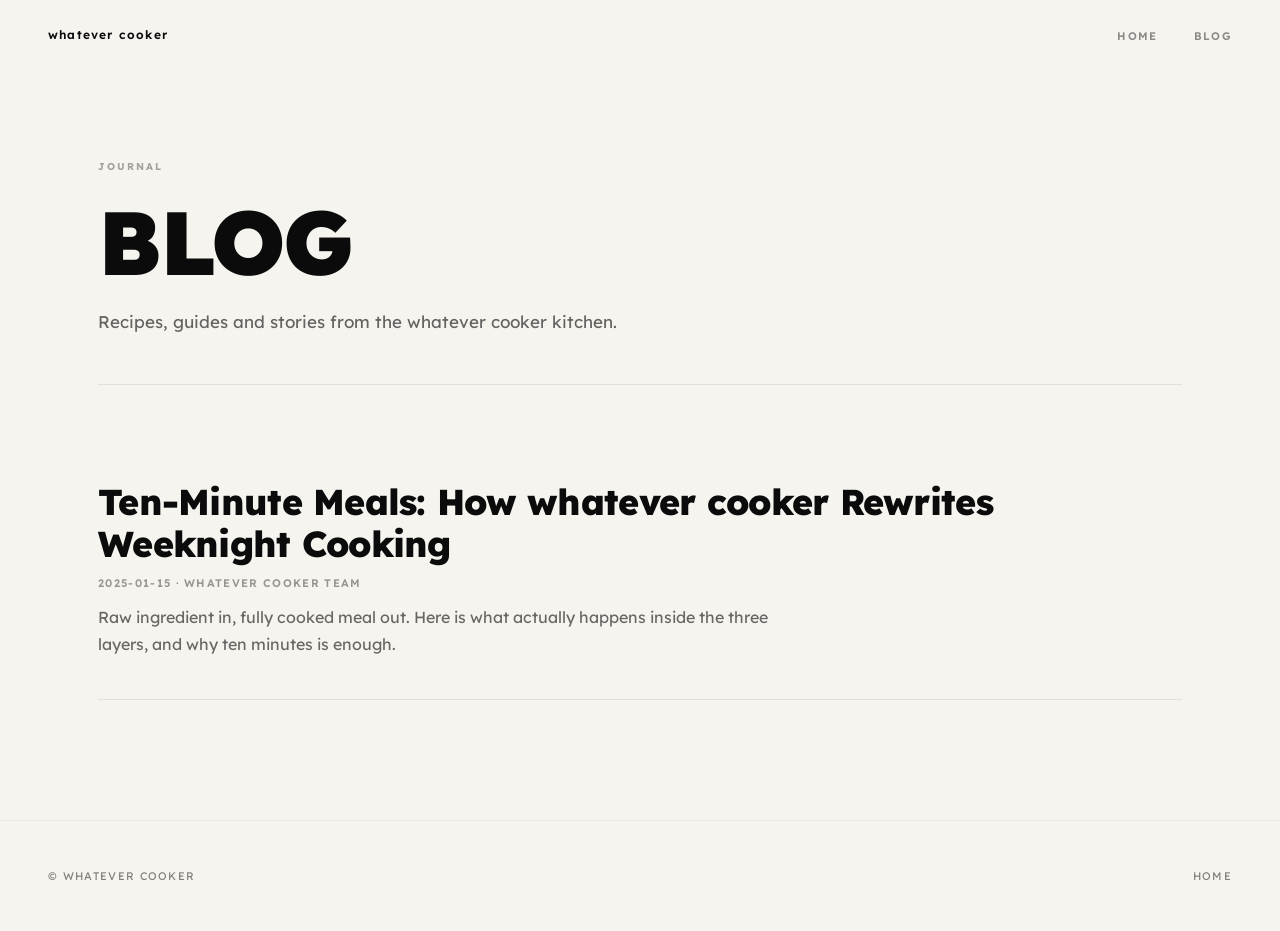
<file: blog/index.html>
<!DOCTYPE html>
<html lang="en">
<head>
<meta charset="UTF-8" />
<meta name="viewport" content="width=device-width, initial-scale=1.0" />
<title>Blog - whatever cooker</title>
<meta name="description" content="Recipes, guides and stories from whatever cooker." />
<link rel="canonical" href="https://whatevercooker.com/blog" />
<link rel="preconnect" href="https://fonts.googleapis.com" />
<link rel="preconnect" href="https://fonts.gstatic.com" crossorigin />
<link href="https://fonts.googleapis.com/css2?family=Lexend+Deca:wght@100..900&display=swap" rel="stylesheet" />
<link rel="stylesheet" href="/blog/blog.css" />
</head>
<body>
<nav>
  <a class="nav-logo" href="/">whatever cooker</a>
  <ul class="nav-links">
    <li><a href="/">Home</a></li>
    <li><a href="/blog">Blog</a></li>
  </ul>
</nav>
<main class="blog-main">
  <header class="blog-head">
    <p class="label">Journal</p>
    <h1 class="blog-title">Blog</h1>
    <p class="blog-sub">Recipes, guides and stories from the whatever cooker kitchen.</p>
  </header>
  <ul class="post-list" id="post-list"></ul>
</main>
<footer class="site-footer">
  <span>&copy; whatever cooker</span>
  <a href="/">Home</a>
</footer>
<script src="/blog/posts.js"></script>
<script>
(function(){
  var list = document.getElementById('post-list');
  (window.BLOG_POSTS || []).forEach(function(p){
    var li = document.createElement('li');
    li.className = 'post-item';
    var a = document.createElement('a');
    a.className = 'post-link';
    a.href = '/blog/' + p.slug;
    var t = document.createElement('h2');
    t.className = 'post-title';
    t.textContent = p.title;
    var d = document.createElement('p');
    d.className = 'post-meta';
    d.textContent = p.date + ' \u00b7 ' + p.author;
    var e = document.createElement('p');
    e.className = 'post-excerpt';
    e.textContent = p.excerpt || '';
    a.appendChild(t); a.appendChild(d); a.appendChild(e);
    li.appendChild(a);
    list.appendChild(li);
  });
})();
</script>
</body>
</html>
</file>
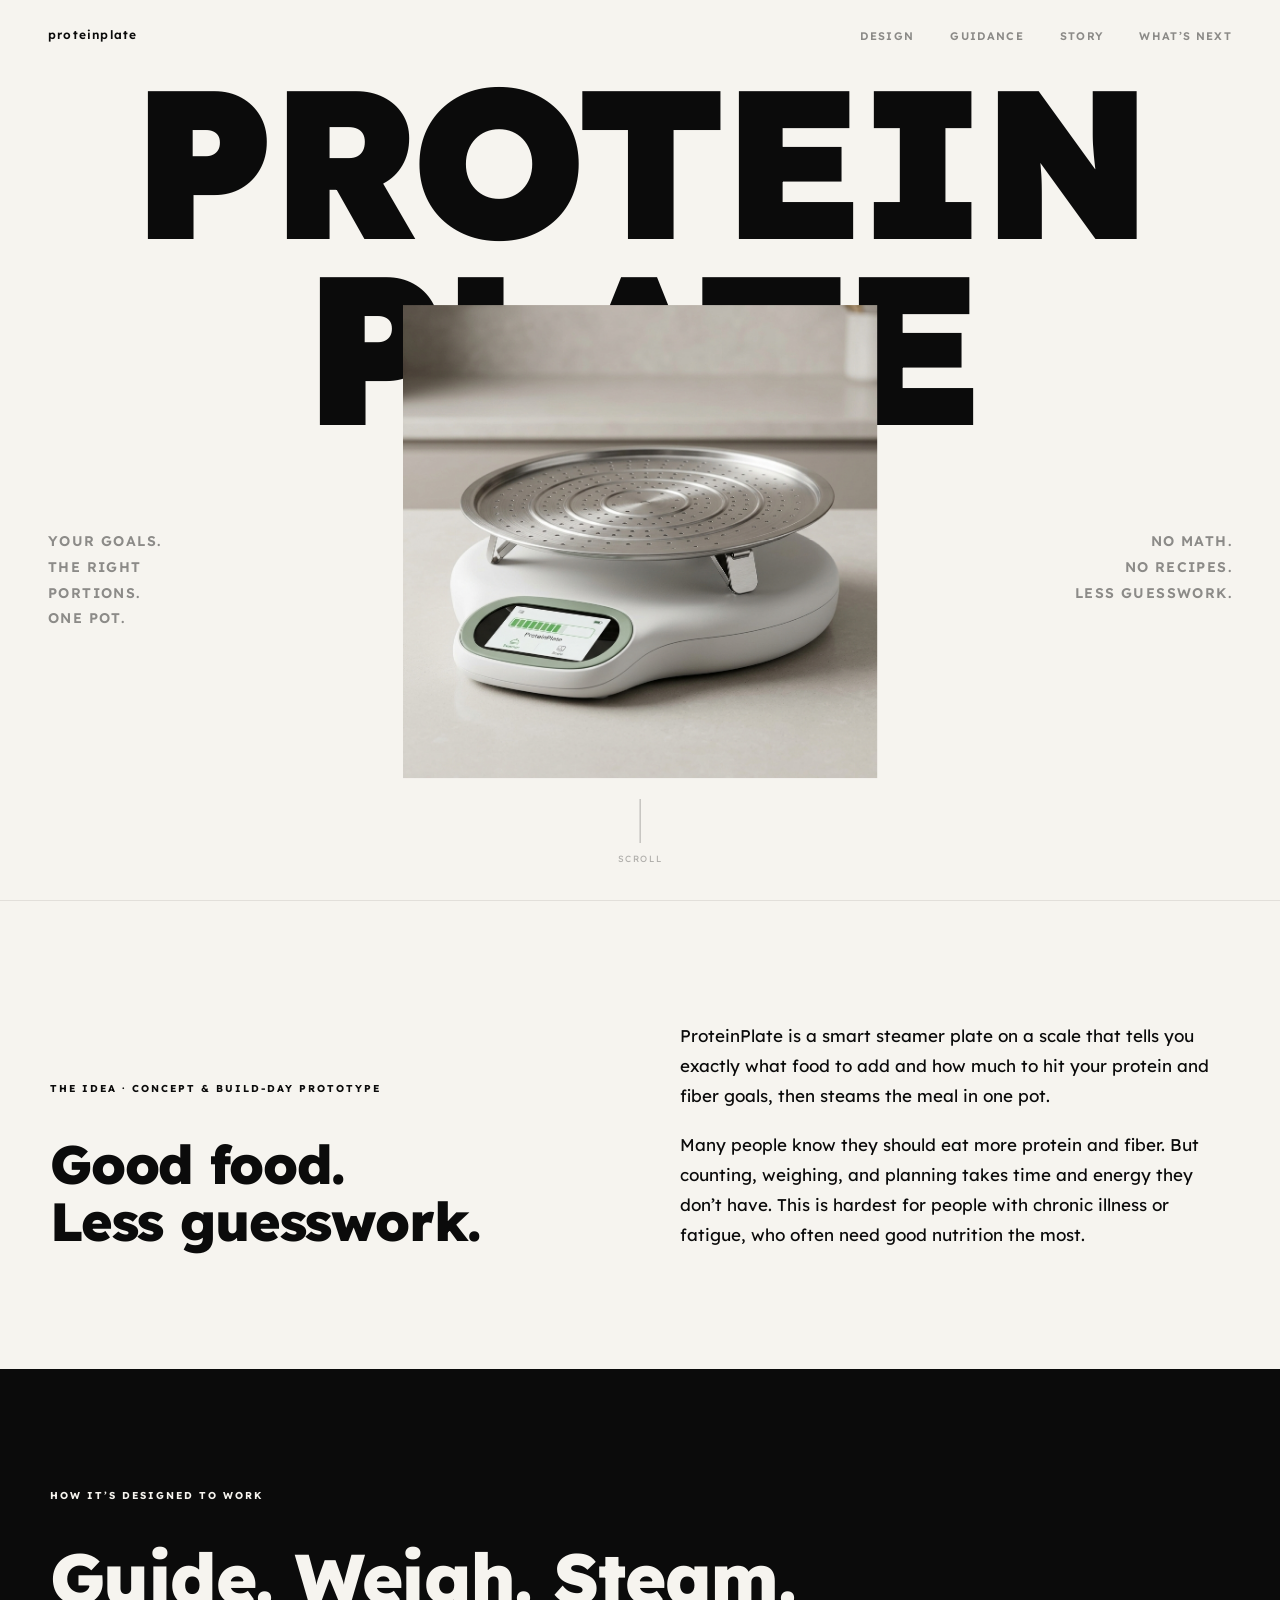
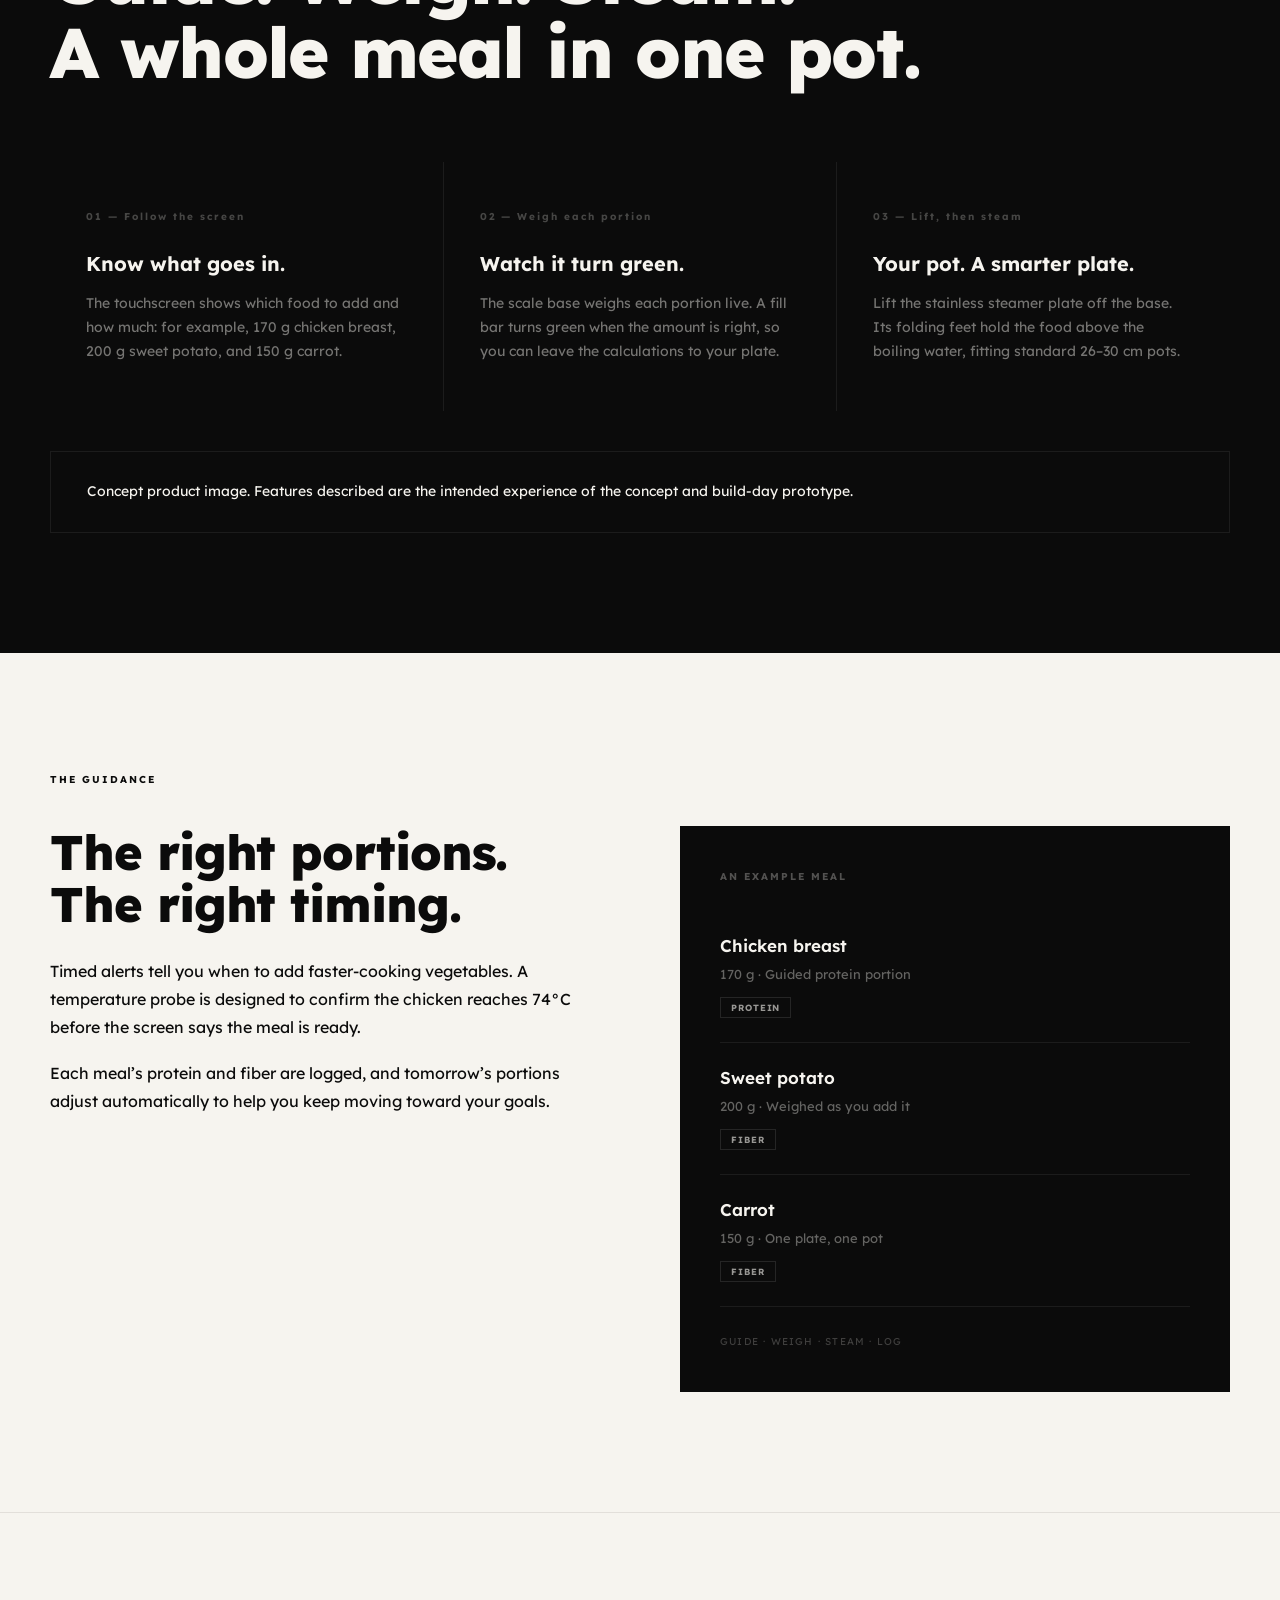
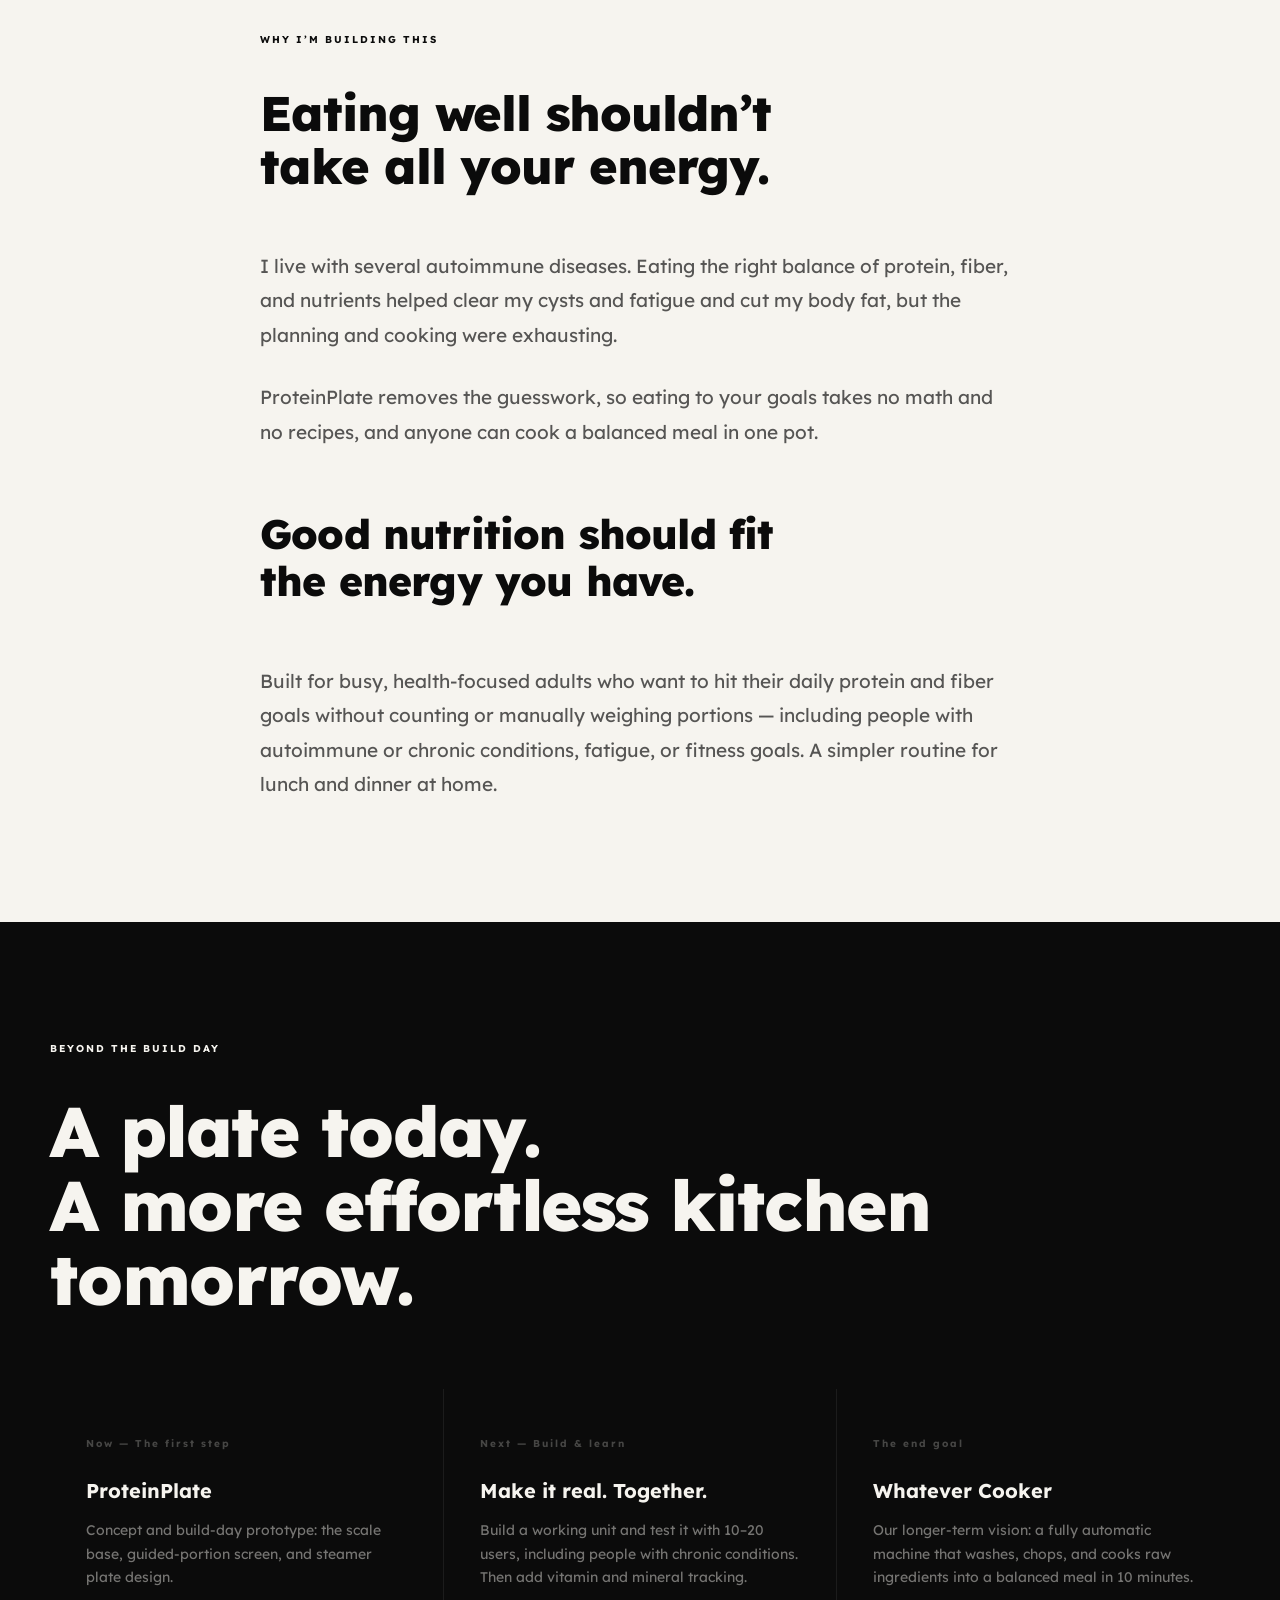
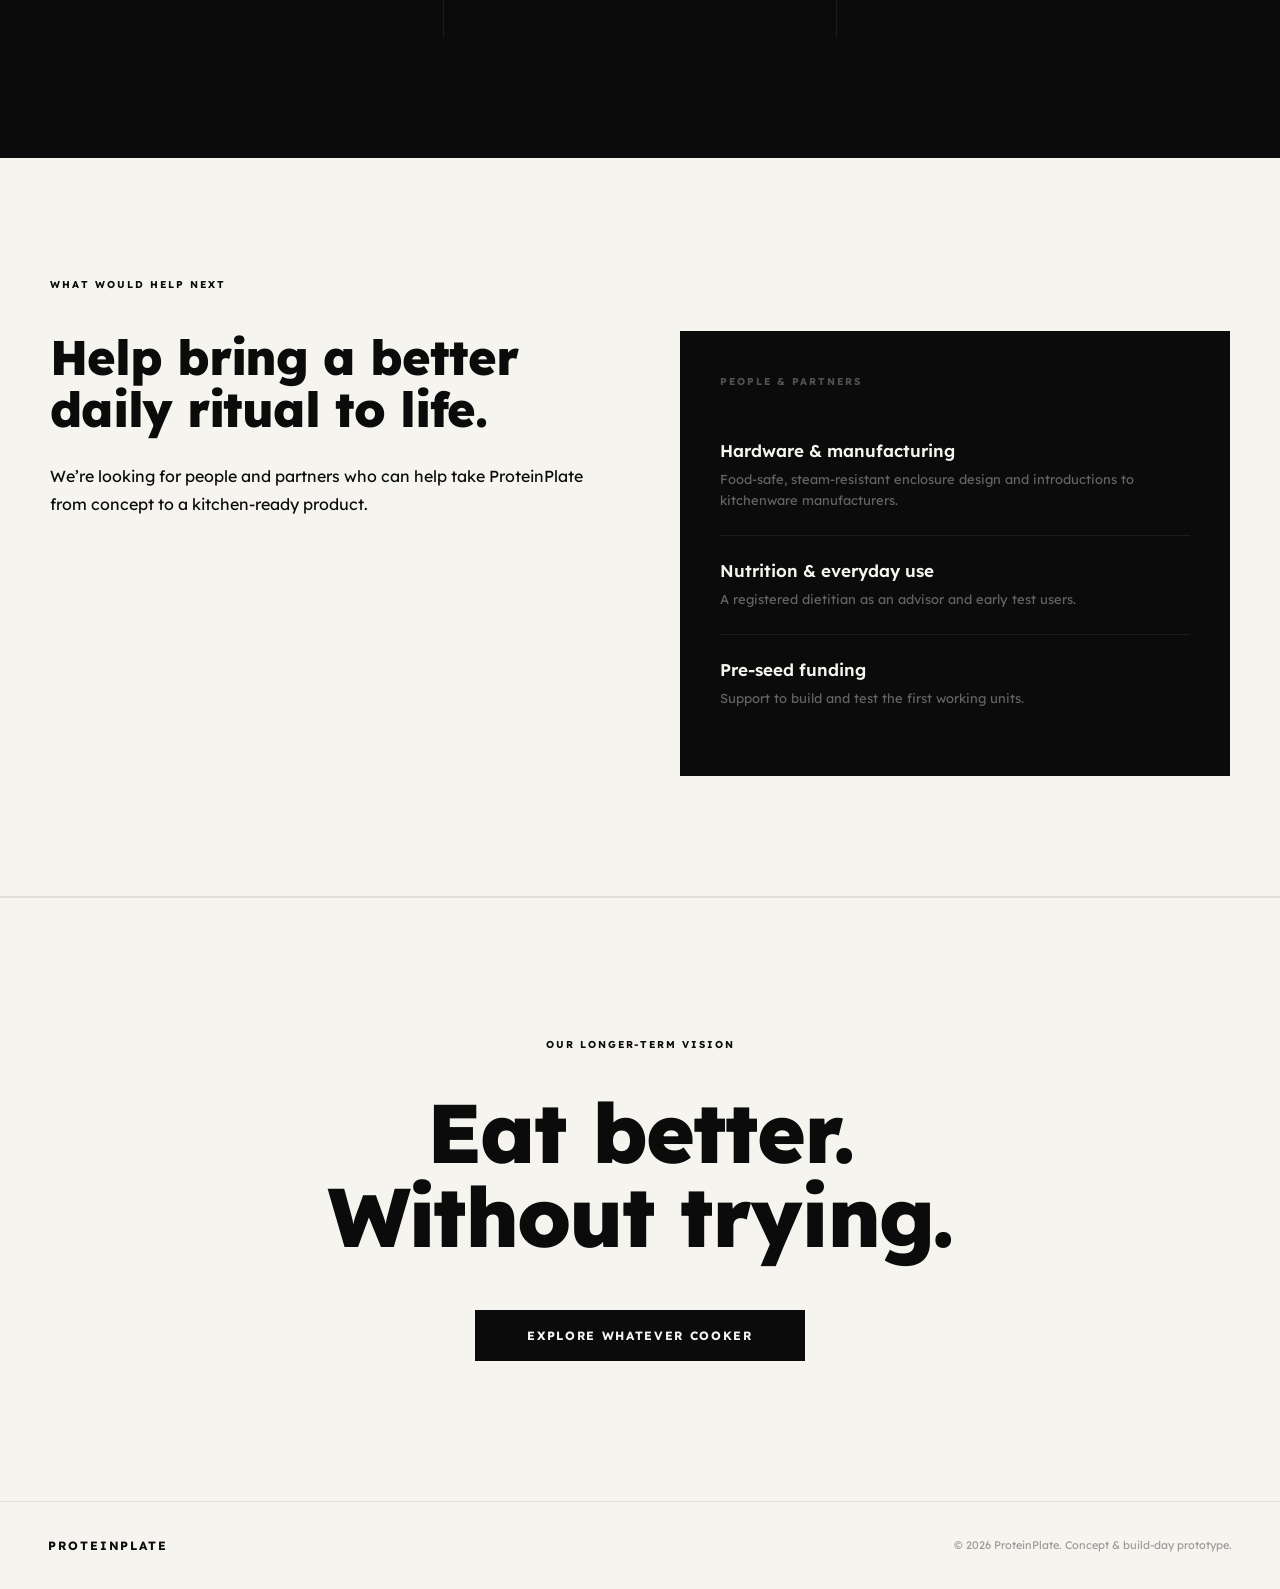
<file: protein-plate/index.html>
<!DOCTYPE html>
<html lang="en">
<head>
  <meta charset="UTF-8">
  <meta name="viewport" content="width=device-width, initial-scale=1">
  <title>ProteinPlate — Good food. Less guesswork.</title>
  <meta name="description" content="Meet ProteinPlate: a smart steamer plate and scale designed to guide your portions, help you reach your protein and fiber goals, and steam a balanced meal in one pot.">
  <link rel="canonical" href="https://whatevercooker.com/protein-plate">
  <meta property="og:type" content="website">
  <meta property="og:title" content="ProteinPlate — Good food. Less guesswork.">
  <meta property="og:description" content="Your goals. The right portions. One pot. Meet our smart steamer plate and scale concept.">
  <meta property="og:url" content="https://whatevercooker.com/protein-plate">
  <meta property="og:image" content="https://whatevercooker.com/protein-plate/protein-plate.jpg">
  <meta name="twitter:card" content="summary_large_image">
  <meta name="theme-color" content="#F6F4EF">
  <link rel="preconnect" href="https://fonts.googleapis.com">
  <link rel="preconnect" href="https://fonts.gstatic.com" crossorigin>
  <link href="https://fonts.googleapis.com/css2?family=Lexend+Deca:wght@100..900&display=swap" rel="stylesheet">
  <link rel="stylesheet" href="/global.css" />
</head>
<body>
<nav aria-label="Main navigation">
  <div class="nav-logo"><a href="/protein-plate">proteinplate</a></div>
  <ul class="nav-links">
    <li><a href="#design">Design</a></li>
    <li><a href="#app">Guidance</a></li>
    <li><a href="#story">Story</a></li>
    <li><a href="#next">What’s next</a></li>
  </ul>
</nav>
<main>
<section class="hero">
  <div class="hero-top-text">
    <h1><span class="hero-word top"><span>PROTEIN</span></span><span class="hero-word bottom"><span>PLATE</span></span></h1>
  </div>
  <div class="hero-img-wrap hero-photo">
    <img src="/protein-plate/protein-plate.jpg" width="1024" height="1024" alt="ProteinPlate concept: a stainless steamer plate with folding feet on a scale base with a guided-portion touchscreen" fetchpriority="high" />
  </div>
  <p class="hero-cap hero-cap--left">Your goals.<br>The right portions.<br>One pot.</p>
  <p class="hero-cap hero-cap--right">No math.<br>No recipes.<br>Less guesswork.</p>
  <div class="scroll-cue" aria-hidden="true"><div class="scroll-cue-line"></div><span class="scroll-cue-label">Scroll</span></div>
</section>
<section class="intro-section" id="intro">
  <div class="intro-grid">
    <div><p class="label r">The idea · Concept &amp; build-day prototype</p><h2 class="intro-h r d1">Good food.<br>Less guesswork.</h2></div>
    <div class="intro-body r d2"><p>ProteinPlate is a smart steamer plate on a scale that tells you exactly what food to add and how much to hit your protein and fiber goals, then steams the meal in one pot.</p><p>Many people know they should eat more protein and fiber. But counting, weighing, and planning takes time and energy they don’t have. This is hardest for people with chronic illness or fatigue, who often need good nutrition the most.</p></div>
  </div>
</section>
<section class="design-section" id="design">
  <div class="design-inner">
    <p class="label light r">How it’s designed to work</p>
    <h2 class="design-h r d1">Guide. Weigh. Steam.<br>A whole meal in one pot.</h2>
    <div class="layers">
      <article class="layer r d1"><div class="layer-num">01 — Follow the screen</div><h3 class="layer-title">Know what goes in.</h3><p class="layer-desc">The touchscreen shows which food to add and how much: for example, 170 g chicken breast, 200 g sweet potato, and 150 g carrot.</p></article>
      <article class="layer r d2"><div class="layer-num">02 — Weigh each portion</div><h3 class="layer-title">Watch it turn green.</h3><p class="layer-desc">The scale base weighs each portion live. A fill bar turns green when the amount is right, so you can leave the calculations to your plate.</p></article>
      <article class="layer r d3"><div class="layer-num">03 — Lift, then steam</div><h3 class="layer-title">Your pot. A smarter plate.</h3><p class="layer-desc">Lift the stainless steamer plate off the base. Its folding feet hold the food above the boiling water, fitting standard 26–30 cm pots.</p></article>
    </div>
    <div class="design-note r">Concept product image. Features described are the intended experience of the concept and build-day prototype.</div>
  </div>
</section>
<section class="app-section" id="app">
  <div class="app-inner">
    <p class="label r">The guidance</p>
    <div class="app-grid">
      <div><h2 class="app-h r">The right portions.<br>The right timing.</h2><div class="app-body r d1"><p>Timed alerts tell you when to add faster-cooking vegetables. A temperature probe is designed to confirm the chicken reaches 74°C before the screen says the meal is ready.</p><p>Each meal’s protein and fiber are logged, and tomorrow’s portions adjust automatically to help you keep moving toward your goals.</p></div></div>
      <div class="meal-card r d2"><div class="meal-card-title">An example meal</div>
        <div class="meal-row"><div class="meal-row-name">Chicken breast</div><div class="meal-row-ingr">170 g · Guided protein portion</div><div class="tags"><span class="tag">Protein</span></div></div>
        <div class="meal-row"><div class="meal-row-name">Sweet potato</div><div class="meal-row-ingr">200 g · Weighed as you add it</div><div class="tags"><span class="tag">Fiber</span></div></div>
        <div class="meal-row"><div class="meal-row-name">Carrot</div><div class="meal-row-ingr">150 g · One plate, one pot</div><div class="tags"><span class="tag">Fiber</span></div></div>
        <div class="meal-footer">Guide · Weigh · Steam · Log</div>
      </div>
    </div>
  </div>
</section>
<section class="story-section" id="story">
  <div class="story-inner"><p class="label r">Why I’m building this</p><h2 class="story-h r d1">Eating well shouldn’t<br>take all your energy.</h2>
    <div class="story-body"><p class="r">I live with several autoimmune diseases. Eating the right balance of protein, fiber, and nutrients helped clear my cysts and fatigue and cut my body fat, but the planning and cooking were exhausting.</p><p class="r">ProteinPlate removes the guesswork, so eating to your goals takes no math and no recipes, and anyone can cook a balanced meal in one pot.</p></div>
    <div class="pull-quote r">Good nutrition should fit<br>the energy you have.</div>
    <div class="story-body"><p class="r">Built for busy, health-focused adults who want to hit their daily protein and fiber goals without counting or manually weighing portions — including people with autoimmune or chronic conditions, fatigue, or fitness goals. A simpler routine for lunch and dinner at home.</p></div>
  </div>
</section>
<section class="design-section" id="next">
  <div class="design-inner"><p class="label light r">Beyond the build day</p><h2 class="design-h r d1">A plate today.<br>A more effortless kitchen tomorrow.</h2>
    <div class="layers">
      <article class="layer r d1"><div class="layer-num">Now — The first step</div><h3 class="layer-title">ProteinPlate</h3><p class="layer-desc">Concept and build-day prototype: the scale base, guided-portion screen, and steamer plate design.</p></article>
      <article class="layer r d2"><div class="layer-num">Next — Build &amp; learn</div><h3 class="layer-title">Make it real. Together.</h3><p class="layer-desc">Build a working unit and test it with 10–20 users, including people with chronic conditions. Then add vitamin and mineral tracking.</p></article>
      <article class="layer r d3"><div class="layer-num">The end goal</div><h3 class="layer-title">Whatever Cooker</h3><p class="layer-desc">Our longer-term vision: a fully automatic machine that washes, chops, and cooks raw ingredients into a balanced meal in 10 minutes.</p></article>
    </div>
  </div>
</section>
<section class="app-section" id="support">
  <div class="app-inner"><p class="label r">What would help next</p><div class="app-grid">
    <div><h2 class="app-h r">Help bring a better<br>daily ritual to life.</h2><div class="app-body r d1"><p>We’re looking for people and partners who can help take ProteinPlate from concept to a kitchen-ready product.</p></div></div>
    <div class="meal-card r d2"><div class="meal-card-title">People &amp; partners</div>
      <div class="meal-row"><div class="meal-row-name">Hardware &amp; manufacturing</div><div class="meal-row-ingr">Food-safe, steam-resistant enclosure design and introductions to kitchenware manufacturers.</div></div>
      <div class="meal-row"><div class="meal-row-name">Nutrition &amp; everyday use</div><div class="meal-row-ingr">A registered dietitian as an advisor and early test users.</div></div>
      <div class="meal-row"><div class="meal-row-name">Pre-seed funding</div><div class="meal-row-ingr">Support to build and test the first working units.</div></div>
    </div>
  </div></div>
</section>
<section class="cta-section"><p class="label r">Our longer-term vision</p><h2 class="cta-h r">Eat better.<br>Without trying.</h2><a class="cta-btn r d1" href="/">Explore Whatever Cooker</a></section>
</main>
<footer><div class="footer-logo">ProteinPlate</div><div class="footer-copy">© 2026 ProteinPlate. Concept &amp; build-day prototype.</div></footer>
<script>
  const observer = new IntersectionObserver((entries) => {
    entries.forEach(e => {
      if (e.isIntersecting) {
        e.target.classList.add('on');
        observer.unobserve(e.target);
      }
    });
  }, { threshold: 0.08, rootMargin: '0px 0px -50px 0px' });

  document.querySelectorAll('.r').forEach(el => observer.observe(el));
</script>

</body>
</html>
</file>
<file: blog/blog.css>
:root{--bg:#F6F4EF;--black:#0B0B0B;--dim:#888;--rule:#E2DFDA}
*,*::before,*::after{box-sizing:border-box;margin:0;padding:0}
body{background:var(--bg);color:var(--black);font-family:'Lexend Deca',-apple-system,BlinkMacSystemFont,sans-serif;overflow-x:hidden}
nav{position:fixed;inset:0 0 auto;z-index:100;padding:24px 48px;display:flex;justify-content:space-between;align-items:center;background:rgba(246,244,239,.85);backdrop-filter:blur(8px)}
.nav-logo{font-size:12px;font-weight:600;letter-spacing:.1em;text-transform:lowercase;text-decoration:none;color:var(--black)}
.nav-links{list-style:none;display:flex;gap:36px}
.nav-links a{font-size:11px;font-weight:600;letter-spacing:.12em;text-transform:uppercase;text-decoration:none;color:var(--black);opacity:.45;transition:opacity .3s}
.nav-links a:hover{opacity:1}
.label{font-size:10px;font-weight:700;letter-spacing:.2em;text-transform:uppercase;opacity:.35;margin-bottom:24px}
.blog-main{max-width:1180px;margin:0 auto;padding:160px 48px 120px}
.blog-head{border-bottom:1px solid var(--rule);padding-bottom:48px;margin-bottom:56px}
.blog-title{font-size:clamp(48px,7vw,96px);font-weight:900;line-height:1;letter-spacing:-.025em;text-transform:uppercase}
.blog-sub{font-size:17px;line-height:1.75;opacity:.62;margin-top:20px;max-width:640px}
.post-list{list-style:none}
.post-item{border-bottom:1px solid var(--rule)}
.post-link{display:block;padding:40px 0;text-decoration:none;color:var(--black);transition:opacity .3s}
.post-link:hover{opacity:.6}
.post-title{font-size:clamp(24px,3vw,36px);font-weight:800;line-height:1.15;letter-spacing:-.02em;margin-bottom:12px}
.post-meta{font-size:11px;font-weight:600;letter-spacing:.12em;text-transform:uppercase;opacity:.4;margin-bottom:14px}
.post-excerpt{font-size:16px;line-height:1.7;opacity:.6;max-width:720px}
.site-footer{border-top:1px solid var(--rule);padding:48px;display:flex;justify-content:space-between;font-size:11px;letter-spacing:.12em;text-transform:uppercase;opacity:.5}
.site-footer a{color:var(--black);text-decoration:none}
/* Article */
.article-main{max-width:760px;margin:0 auto;padding:160px 48px 120px}
.article-header{margin-bottom:40px}
.article-title{font-size:clamp(34px,4.6vw,58px);font-weight:800;line-height:1.06;letter-spacing:-.022em;margin-bottom:20px}
.article-byline{font-size:11px;font-weight:600;letter-spacing:.12em;text-transform:uppercase;opacity:.45}
.video-wrap{position:relative;width:100%;aspect-ratio:16/9;margin:32px 0 48px;background:#000}
.video-wrap iframe{position:absolute;inset:0;width:100%;height:100%;border:0}
.article-hero{margin:0 0 48px}
.article-hero img{width:100%;height:auto;display:block}
.article-body{font-size:19px;line-height:1.82;opacity:.78}
.article-body p+p{margin-top:28px}
.article-body h2{font-size:clamp(26px,3.2vw,38px);font-weight:800;line-height:1.15;letter-spacing:-.02em;margin:56px 0 20px;opacity:1}
.article-body h3{font-size:22px;font-weight:700;line-height:1.25;margin:40px 0 16px;opacity:1}
.article-body a{color:var(--black);text-decoration:underline;text-underline-offset:3px}
.article-body ul,.article-body ol{margin:24px 0;padding-left:26px}
.article-body li{margin-bottom:10px}
.article-body blockquote{border-left:2px solid var(--black);padding:8px 0 8px 24px;margin:36px 0;font-size:21px;font-weight:600;line-height:1.5;opacity:.85}
.article-body img{width:100%;height:auto;display:block;margin:40px 0}
.article-body figcaption{font-size:12px;letter-spacing:.06em;opacity:.45;margin-top:-24px;margin-bottom:40px}
.article-body code{font-family:ui-monospace,SFMono-Regular,Menlo,monospace;font-size:.9em;background:rgba(11,11,11,.06);padding:2px 6px}
.article-body pre{background:var(--black);color:var(--bg);padding:24px;overflow-x:auto;margin:32px 0;font-size:14px;line-height:1.6}
.article-body pre code{background:none;padding:0;color:inherit}
.table-wrap{overflow-x:auto;margin:36px 0;border:1px solid var(--rule)}
.article-body table{width:100%;border-collapse:collapse;font-size:15px}
.article-body thead th{background:var(--black);color:var(--bg);text-align:left;padding:14px 18px;font-weight:700;letter-spacing:.04em;white-space:nowrap}
.article-body tbody td{padding:14px 18px;border-top:1px solid var(--rule);line-height:1.5}
.article-body tbody tr:nth-child(even){background:rgba(11,11,11,.025)}
.tldr{background:var(--black);color:var(--bg);padding:32px 36px;margin:40px 0}
.tldr-title{font-size:10px;font-weight:700;letter-spacing:.2em;text-transform:uppercase;opacity:.4;margin-bottom:16px}
.tldr p{font-size:16px;line-height:1.7;opacity:.85}
.faq{margin-top:64px;border-top:1px solid var(--rule);padding-top:48px}
.faq h2{margin-top:0}
.faq-item{border-bottom:1px solid var(--rule);padding:24px 0}
.faq-q{font-size:18px;font-weight:700;margin-bottom:10px}
.faq-a{font-size:16px;line-height:1.7;opacity:.7}
@media(max-width:768px){
nav{padding:20px 24px}
.nav-links{gap:20px}
.blog-main,.article-main{padding:120px 24px 80px}
.site-footer{padding:32px 24px}
}
</file>
<file: global.css>
*, *::before, *::after { box-sizing: border-box; margin: 0; padding: 0; }

    :root {
      --bg: #F6F4EF;
      --black: #0B0B0B;
      --dim: #888;
      --rule: #E2DFDA;
    }

    html { scroll-behavior: smooth; }

    body {
      background: var(--bg);
      color: var(--black);
      font-family: 'Lexend Deca', -apple-system, BlinkMacSystemFont, sans-serif;
      overflow-x: hidden;
    }

    /* ── NAV ─────────────────────────────────────────────────────── */
    nav {
      position: fixed;
      inset: 0 0 auto;
      z-index: 100;
      padding: 24px 48px;
      display: flex;
      justify-content: space-between;
      align-items: center;
    }

    .nav-logo {
      font-size: 12px;
      font-weight: 600;
      letter-spacing: .1em;
      text-transform: lowercase;
    }

    .nav-links {
      list-style: none;
      display: flex;
      gap: 36px;
    }

    .nav-links a {
      font-size: 11px;
      font-weight: 600;
      letter-spacing: .12em;
      text-transform: uppercase;
      text-decoration: none;
      color: var(--black);
      opacity: .45;
      transition: opacity .3s;
    }

    .nav-links a:hover { opacity: 1; }

    /* ── HERO ─────────────────────────────────────────────────────── */
    .hero {
      height: 100svh;
      position: relative;
      overflow: hidden;
      text-align: center;
    }

    .hero-top-text {
      padding-top: 68px;
      position: relative;
      z-index: 2;
      pointer-events: none;
    }

    .hero-word {
      font-size: clamp(72px, 16.5vw, 230px);
      font-weight: 900;
      line-height: .88;
      letter-spacing: -.025em;
      text-transform: uppercase;
      overflow: hidden;
      display: block;
    }

    .hero-word span {
      display: block;
      transform: translateY(105%);
      animation: slideUp 1.1s cubic-bezier(.16,1,.3,1) forwards;
    }

    .hero-word.bottom span { animation-delay: .18s; }

    @keyframes slideUp { to { transform: translateY(0); } }

    .hero-img-wrap {
      position: absolute;
      /* start after BOTH words: nav + WHATEVER + COOKER */
      top: calc(68px + 18.5vw);
      left: 50%;
      transform: translateX(-50%);
      width: clamp(300px, 50vw, 700px);
      z-index: 4;
      opacity: 0;
      animation: imgReveal 1.4s cubic-bezier(.16,1,.3,1) .3s forwards;
    }

    @keyframes imgReveal { to { opacity: 1; } }

    .hero-img-wrap img {
      width: 100%;
      height: auto;
      display: block;
      filter: drop-shadow(0 48px 100px rgba(0,0,0,.13));
    }

    .hero-cap {
      position: absolute;
      /* sit at the bottom edge of the COOKER letters - between text and image */
      top: calc(68px + 36vw);
      font-size: 14px;
      font-weight: 600;
      letter-spacing: .1em;
      text-transform: uppercase;
      line-height: 1.85;
      opacity: 0;
      animation: fadeToMid .9s ease 1.05s forwards;
      max-width: 190px;
    }

    .hero-cap--left  { left: 48px;  text-align: left; }
    .hero-cap--right { right: 48px; text-align: right; }

    @keyframes fadeToMid { to { opacity: .45; } }

    .scroll-cue {
      position: absolute;
      bottom: 36px;
      left: 50%;
      transform: translateX(-50%);
      display: flex;
      flex-direction: column;
      align-items: center;
      gap: 10px;
      opacity: .3;
      z-index: 5;
    }

    .scroll-cue-label {
      font-size: 9px;
      letter-spacing: .18em;
      text-transform: uppercase;
    }

    .scroll-cue-line {
      width: 1px;
      height: 44px;
      background: var(--black);
      transform-origin: top center;
      animation: scrollPulse 2.2s ease-in-out infinite;
    }

    @keyframes scrollPulse {
      0%   { transform: scaleY(0); opacity: 0; transform-origin: top center; }
      45%  { transform: scaleY(1); opacity: 1; transform-origin: top center; }
      55%  { transform: scaleY(1); opacity: 1; transform-origin: bottom center; }
      100% { transform: scaleY(0); opacity: 0; transform-origin: bottom center; }
    }

    /* ── SHARED ───────────────────────────────────────────────────── */
    .label {
      font-size: 10px;
      font-weight: 700;
      letter-spacing: .2em;
      text-transform: uppercase;
      opacity: .35;
      margin-bottom: 40px;
    }

    .label.light { color: var(--bg); }

    /* ── REVEAL ───────────────────────────────────────────────────── */
    .r {
      opacity: 0;
      transform: translateY(36px);
      transition: opacity .85s cubic-bezier(.16,1,.3,1), transform .85s cubic-bezier(.16,1,.3,1);
    }

    .r.on { opacity: 1; transform: none; }
    .d1 { transition-delay: .08s; }
    .d2 { transition-delay: .18s; }
    .d3 { transition-delay: .28s; }

    /* ── INTRO ────────────────────────────────────────────────────── */
    .intro-section {
      padding: 120px 48px;
      border-top: 1px solid var(--rule);
    }

    .intro-grid {
      max-width: 1180px;
      margin: 0 auto;
      display: grid;
      grid-template-columns: 1fr 1fr;
      gap: 80px;
      align-items: end;
    }

    .intro-h {
      font-size: clamp(34px, 4.2vw, 58px);
      font-weight: 800;
      line-height: 1.06;
      letter-spacing: -.022em;
    }

    .intro-body {
      font-size: 17px;
      line-height: 1.75;
      opacity: .62;
    }

    .intro-body p + p { margin-top: 20px; }

    /* ── DESIGN ───────────────────────────────────────────────────── */
    .design-section {
      background: var(--black);
      color: var(--bg);
      padding: 120px 48px;
    }

    .design-inner { max-width: 1180px; margin: 0 auto; }

    .design-h {
      font-size: clamp(38px, 5.5vw, 74px);
      font-weight: 800;
      line-height: 1.05;
      letter-spacing: -.022em;
      margin-bottom: 72px;
    }

    .layers {
      display: grid;
      grid-template-columns: repeat(3, 1fr);
      gap: 1px;
      background: rgba(255,255,255,.07);
    }

    .layer {
      background: var(--black);
      padding: 48px 36px 48px;
      position: relative;
    }

    .layer::after {
      content: '';
      display: block;
      position: absolute;
      top: 0; left: 0; right: 0;
      height: 1px;
      background: var(--bg);
      opacity: 0;
      transition: opacity .4s;
    }

    .layer:hover::after { opacity: .25; }

    .layer-num {
      font-size: 10px;
      font-weight: 700;
      letter-spacing: .2em;
      opacity: .25;
      margin-bottom: 28px;
    }

    .layer-title {
      font-size: 20px;
      font-weight: 700;
      line-height: 1.25;
      margin-bottom: 16px;
    }

    .layer-desc {
      font-size: 14px;
      line-height: 1.7;
      opacity: .45;
    }

    .design-note {
      margin-top: 40px;
      padding: 28px 36px;
      border: 1px solid rgba(255,255,255,.07);
      font-size: 14px;
      line-height: 1.7;
      opacity: .4;
    }

    /* ── APP ─────────────────────────────────────────────────────── */
    .app-section {
      padding: 120px 48px;
      border-bottom: 1px solid var(--rule);
    }

    .app-inner {
      max-width: 1180px;
      margin: 0 auto;
    }

    .app-grid {
      display: grid;
      grid-template-columns: 1fr 1fr;
      gap: 80px;
      align-items: start;
    }

    .app-h {
      font-size: clamp(30px, 3.8vw, 52px);
      font-weight: 800;
      line-height: 1.06;
      letter-spacing: -.022em;
      margin-bottom: 28px;
    }

    .app-body {
      font-size: 16px;
      line-height: 1.75;
      opacity: .6;
    }

    .app-body p + p { margin-top: 18px; }

    .meal-card {
      background: var(--black);
      color: var(--bg);
      padding: 44px 40px;
    }

    .meal-card-title {
      font-size: 10px;
      font-weight: 700;
      letter-spacing: .2em;
      text-transform: uppercase;
      opacity: .3;
      margin-bottom: 28px;
    }

    .meal-row {
      padding: 24px 0;
      border-bottom: 1px solid rgba(255,255,255,.07);
    }

    .meal-row:last-of-type { border: none; }

    .meal-row-name {
      font-size: 17px;
      font-weight: 600;
      margin-bottom: 8px;
    }

    .meal-row-ingr {
      font-size: 13px;
      opacity: .38;
      line-height: 1.6;
    }

    .tags {
      display: flex;
      flex-wrap: wrap;
      gap: 7px;
      margin-top: 12px;
    }

    .tag {
      font-size: 9px;
      font-weight: 700;
      letter-spacing: .1em;
      text-transform: uppercase;
      padding: 4px 10px;
      border: 1px solid rgba(255,255,255,.18);
      opacity: .6;
    }

    .meal-footer {
      margin-top: 28px;
      font-size: 10px;
      letter-spacing: .12em;
      text-transform: uppercase;
      opacity: .22;
    }

    /* ── STORY ────────────────────────────────────────────────────── */
    .story-section {
      padding: 120px 48px;
    }

    .story-inner {
      max-width: 760px;
      margin: 0 auto;
    }

    .story-h {
      font-size: clamp(30px, 3.8vw, 52px);
      font-weight: 800;
      line-height: 1.1;
      letter-spacing: -.022em;
      margin-bottom: 56px;
    }

    .story-body {
      font-size: 19px;
      line-height: 1.82;
      opacity: .68;
    }

    .story-body p + p { margin-top: 28px; }

    .stats-row {
      display: grid;
      grid-template-columns: repeat(3, 1fr);
      gap: 1px;
      background: var(--rule);
      margin: 64px 0;
    }

    .stat {
      background: var(--bg);
      padding: 36px 28px;
    }

    .stat-val {
      font-size: clamp(36px, 5vw, 56px);
      font-weight: 800;
      letter-spacing: -.025em;
      line-height: 1;
    }

    .stat-label {
      font-size: 12px;
      letter-spacing: .06em;
      opacity: .45;
      margin-top: 8px;
    }

    .pull-quote {
      font-size: clamp(26px, 3.2vw, 42px);
      font-weight: 800;
      line-height: 1.15;
      letter-spacing: -.02em;
      margin: 60px 0;
    }

    /* ── NAME ─────────────────────────────────────────────────────── */
    .name-section {
      background: var(--black);
      color: var(--bg);
      padding: 120px 48px;
      text-align: center;
    }

    .name-inner { max-width: 960px; margin: 0 auto; }

    .name-pre {
      font-size: 11px;
      font-weight: 600;
      letter-spacing: .18em;
      text-transform: uppercase;
      opacity: .35;
      margin-bottom: 28px;
    }

    .name-word {
      font-size: clamp(64px, 15vw, 180px);
      font-weight: 900;
      line-height: .88;
      letter-spacing: -.025em;
      text-transform: uppercase;
    }

    .name-desc {
      font-size: 17px;
      line-height: 1.75;
      opacity: .42;
      max-width: 520px;
      margin: 60px auto 0;
    }

    /* ── CTA ──────────────────────────────────────────────────────── */
    .cta-section {
      padding: 140px 48px;
      text-align: center;
      border-top: 1px solid var(--rule);
    }

    .cta-h {
      font-size: clamp(40px, 6.5vw, 88px);
      font-weight: 800;
      line-height: 1.0;
      letter-spacing: -.025em;
      margin-bottom: 52px;
    }

    .cta-btn {
      display: inline-block;
      background: var(--black);
      color: var(--bg);
      font-size: 12px;
      font-weight: 700;
      letter-spacing: .14em;
      text-transform: uppercase;
      text-decoration: none;
      padding: 18px 52px;
      transition: opacity .3s;
    }

    .cta-btn:hover { opacity: .7; }

    /* ── FOOTER ───────────────────────────────────────────────────── */
    footer {
      padding: 36px 48px;
      border-top: 1px solid var(--rule);
      display: flex;
      justify-content: space-between;
      align-items: center;
    }

    .footer-logo {
      font-size: 12px;
      font-weight: 700;
      letter-spacing: .16em;
      text-transform: uppercase;
    }

    .footer-copy {
      font-size: 11px;
      opacity: .38;
    }

    /* ── RESPONSIVE ───────────────────────────────────────────────── */

    /* Tablet / large mobile */
    @media (max-width: 800px) {
      nav { padding: 20px 24px; }
      .nav-links { display: none; }

      /* Vertically center text + image as a group */
      .hero {
        display: flex;
        flex-direction: column;
        align-items: center;
        justify-content: center;
        padding-top: 68px;    /* reserve nav height */
        padding-bottom: 120px; /* offset center upward */
      }
      .hero-top-text { padding-top: 0; }
      .hero-img-wrap {
        position: relative;
        top: auto;
        left: auto;
        transform: none;
        width: 92vw;
        margin-top: -12px; /* slight overlap like desktop */
      }

      /* Caps: pin to bottom corners of the hero */
      .hero-cap {
        top: auto;
        bottom: 64px;
        font-size: 9px;
        max-width: 140px;
        letter-spacing: .08em;
        line-height: 1.7;
      }
      .hero-cap--left  { left: 24px;  text-align: left; }
      .hero-cap--right { right: 24px; text-align: right; }

      .intro-section,
      .design-section,
      .app-section,
      .story-section,
      .name-section,
      .cta-section { padding: 80px 24px; }

      .intro-grid,
      .app-grid { grid-template-columns: 1fr; gap: 40px; }

      .layers { grid-template-columns: 1fr; }
      .stats-row { grid-template-columns: 1fr; }

      .layer { padding: 36px 28px; }
      .meal-card { padding: 36px 28px; }

      footer { padding: 28px 24px; flex-direction: column; gap: 14px; text-align: center; }
    }

    /* Small phone */
    @media (max-width: 440px) {
      .hero-img-wrap { width: 115vw; }

      .intro-section,
      .design-section,
      .app-section,
      .story-section,
      .name-section,
      .cta-section { padding: 64px 20px; }

      .intro-h  { font-size: clamp(28px, 7vw, 40px); }
      .design-h { font-size: clamp(28px, 7.5vw, 42px); }
      .app-h    { font-size: clamp(26px, 7vw, 38px); }
      .story-h  { font-size: clamp(26px, 7vw, 38px); }
      .name-word { font-size: clamp(52px, 13vw, 80px); }
      .cta-h    { font-size: clamp(32px, 8vw, 48px); }

      .stat     { padding: 28px 20px; }
      .story-body { font-size: 17px; }
      .app-description { font-size: 15px; }
      .intro-body { font-size: 15px; }
    }

/* Shared links and photographic product sizing. */
.nav-logo a, .footer-logo a { color: inherit; text-decoration: none; }
.footer-copy a { color: inherit; }
.hero-img-wrap.hero-photo { width: clamp(280px, 37vw, 520px); }
.hero-photo img { filter: none; }
@media (max-width: 800px) {
  .hero-img-wrap.hero-photo { width: 70vw; }
}
@media (max-width: 440px) {
  .hero-img-wrap.hero-photo { width: 78vw; }
}
@media (prefers-reduced-motion: reduce) {
  html { scroll-behavior: auto; }
  .r { opacity: 1; transform: none; transition: none; }
  .hero-word span { transform: none; animation: none; }
  .hero-img-wrap { opacity: 1; animation: none; }
  .hero-cap { opacity: .45; animation: none; }
  .scroll-cue-line { animation: none; }
}
</file>
